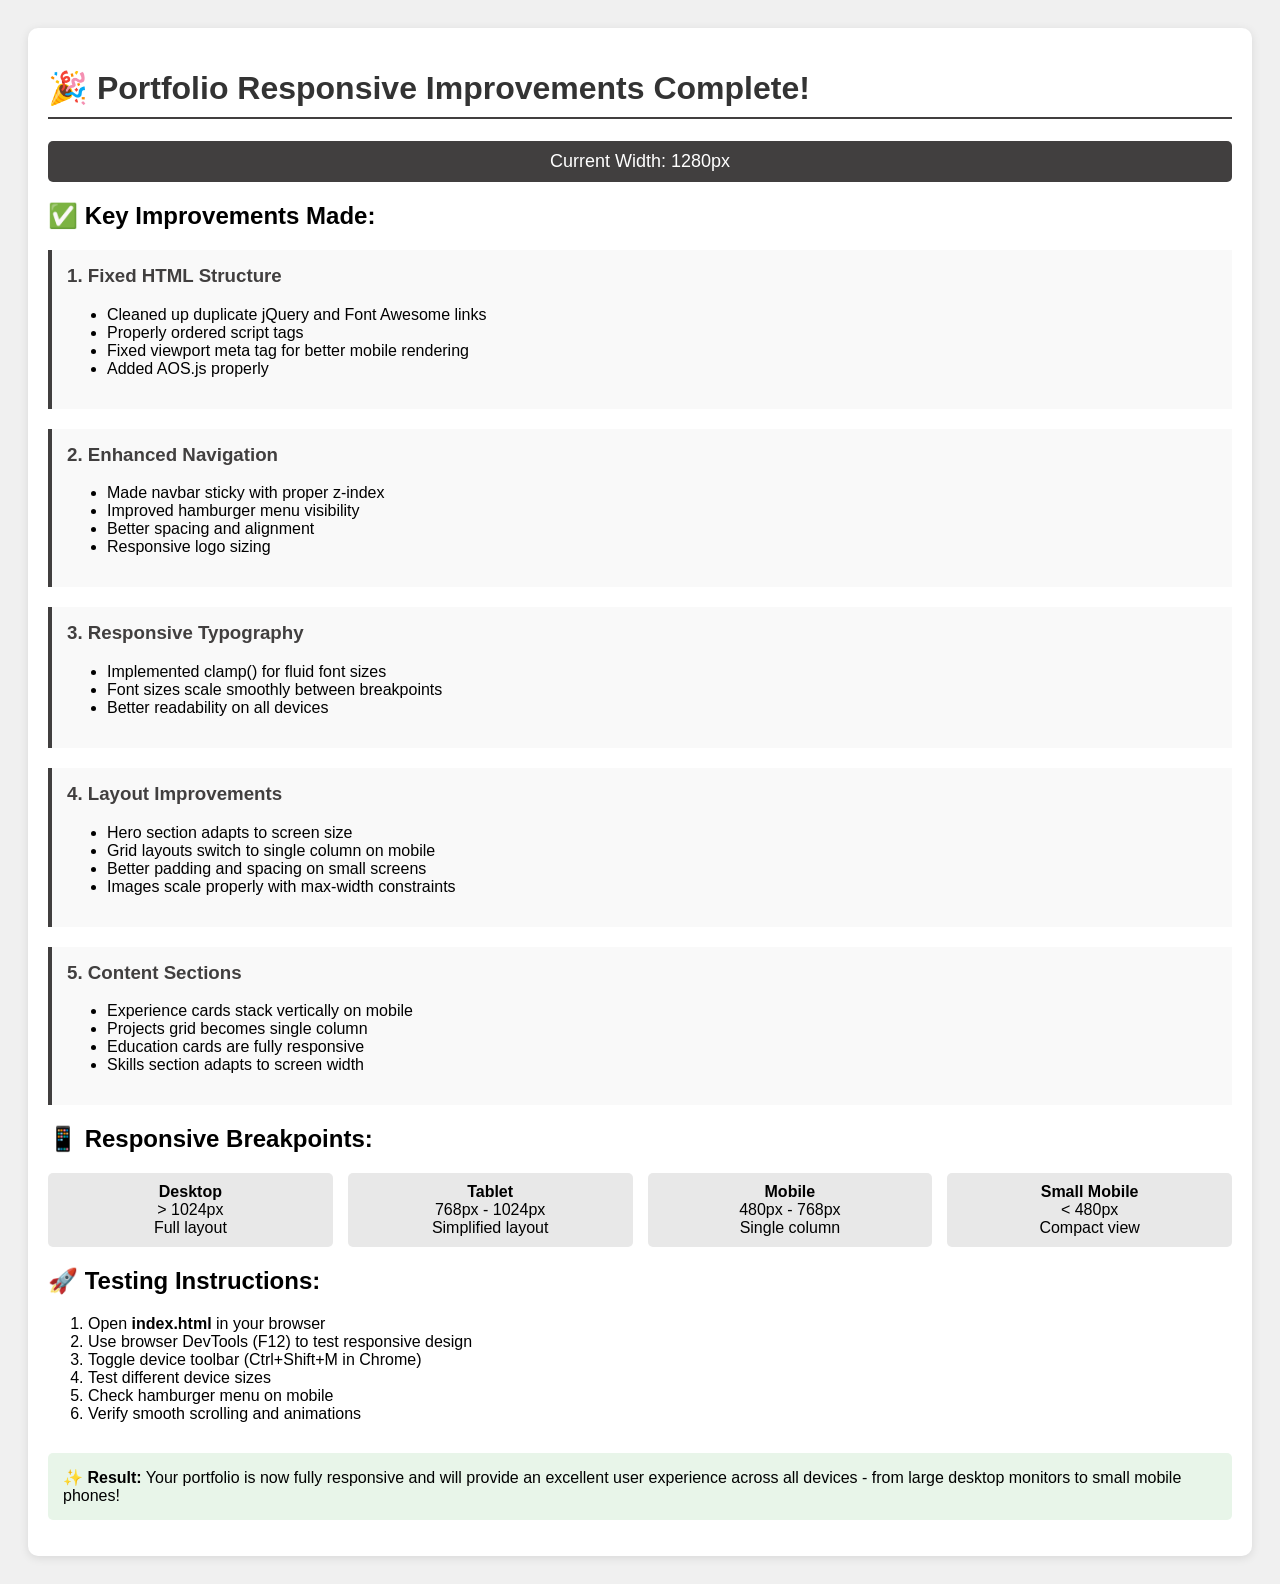
<file: responsive_test.html>
<!DOCTYPE html>
<html lang="en">
<head>
    <meta charset="UTF-8">
    <meta name="viewport" content="width=device-width, initial-scale=1.0">
    <title>Responsive Test - Meher's Portfolio</title>
    <style>
        body {
            font-family: Arial, sans-serif;
            padding: 20px;
            background: #f0f0f0;
        }
        .container {
            max-width: 1200px;
            margin: 0 auto;
            background: white;
            padding: 20px;
            border-radius: 10px;
            box-shadow: 0 2px 10px rgba(0,0,0,0.1);
        }
        h1 {
            color: #333;
            border-bottom: 2px solid #413f3f;
            padding-bottom: 10px;
        }
        .improvements {
            display: grid;
            gap: 20px;
            margin-top: 20px;
        }
        .improvement-item {
            background: #f9f9f9;
            padding: 15px;
            border-left: 4px solid #413f3f;
        }
        .improvement-item h3 {
            color: #413f3f;
            margin-top: 0;
        }
        .breakpoints {
            display: grid;
            grid-template-columns: repeat(auto-fit, minmax(200px, 1fr));
            gap: 15px;
            margin-top: 20px;
        }
        .breakpoint {
            background: #e8e8e8;
            padding: 10px;
            border-radius: 5px;
            text-align: center;
        }
        .current-width {
            background: #413f3f;
            color: white;
            padding: 10px;
            border-radius: 5px;
            margin: 20px 0;
            text-align: center;
            font-size: 18px;
        }
        @media (max-width: 1024px) {
            .current-width::after {
                content: " - Tablet View";
            }
        }
        @media (max-width: 768px) {
            .current-width::after {
                content: " - Mobile View";
            }
        }
        @media (max-width: 480px) {
            .current-width::after {
                content: " - Small Mobile View";
            }
        }
    </style>
</head>
<body>
    <div class="container">
        <h1>🎉 Portfolio Responsive Improvements Complete!</h1>
        
        <div class="current-width">
            Current Width: <span id="width"></span>px
        </div>
        
        <h2>✅ Key Improvements Made:</h2>
        
        <div class="improvements">
            <div class="improvement-item">
                <h3>1. Fixed HTML Structure</h3>
                <ul>
                    <li>Cleaned up duplicate jQuery and Font Awesome links</li>
                    <li>Properly ordered script tags</li>
                    <li>Fixed viewport meta tag for better mobile rendering</li>
                    <li>Added AOS.js properly</li>
                </ul>
            </div>
            
            <div class="improvement-item">
                <h3>2. Enhanced Navigation</h3>
                <ul>
                    <li>Made navbar sticky with proper z-index</li>
                    <li>Improved hamburger menu visibility</li>
                    <li>Better spacing and alignment</li>
                    <li>Responsive logo sizing</li>
                </ul>
            </div>
            
            <div class="improvement-item">
                <h3>3. Responsive Typography</h3>
                <ul>
                    <li>Implemented clamp() for fluid font sizes</li>
                    <li>Font sizes scale smoothly between breakpoints</li>
                    <li>Better readability on all devices</li>
                </ul>
            </div>
            
            <div class="improvement-item">
                <h3>4. Layout Improvements</h3>
                <ul>
                    <li>Hero section adapts to screen size</li>
                    <li>Grid layouts switch to single column on mobile</li>
                    <li>Better padding and spacing on small screens</li>
                    <li>Images scale properly with max-width constraints</li>
                </ul>
            </div>
            
            <div class="improvement-item">
                <h3>5. Content Sections</h3>
                <ul>
                    <li>Experience cards stack vertically on mobile</li>
                    <li>Projects grid becomes single column</li>
                    <li>Education cards are fully responsive</li>
                    <li>Skills section adapts to screen width</li>
                </ul>
            </div>
        </div>
        
        <h2>📱 Responsive Breakpoints:</h2>
        
        <div class="breakpoints">
            <div class="breakpoint">
                <strong>Desktop</strong><br>
                > 1024px<br>
                Full layout
            </div>
            <div class="breakpoint">
                <strong>Tablet</strong><br>
                768px - 1024px<br>
                Simplified layout
            </div>
            <div class="breakpoint">
                <strong>Mobile</strong><br>
                480px - 768px<br>
                Single column
            </div>
            <div class="breakpoint">
                <strong>Small Mobile</strong><br>
                < 480px<br>
                Compact view
            </div>
        </div>
        
        <h2>🚀 Testing Instructions:</h2>
        <ol>
            <li>Open <strong>index.html</strong> in your browser</li>
            <li>Use browser DevTools (F12) to test responsive design</li>
            <li>Toggle device toolbar (Ctrl+Shift+M in Chrome)</li>
            <li>Test different device sizes</li>
            <li>Check hamburger menu on mobile</li>
            <li>Verify smooth scrolling and animations</li>
        </ol>
        
        <p style="margin-top: 30px; padding: 15px; background: #e8f5e9; border-radius: 5px;">
            <strong>✨ Result:</strong> Your portfolio is now fully responsive and will provide an excellent user experience across all devices - from large desktop monitors to small mobile phones!
        </p>
    </div>
    
    <script>
        function updateWidth() {
            document.getElementById('width').textContent = window.innerWidth;
        }
        updateWidth();
        window.addEventListener('resize', updateWidth);
    </script>
</body>
</html>
</file>
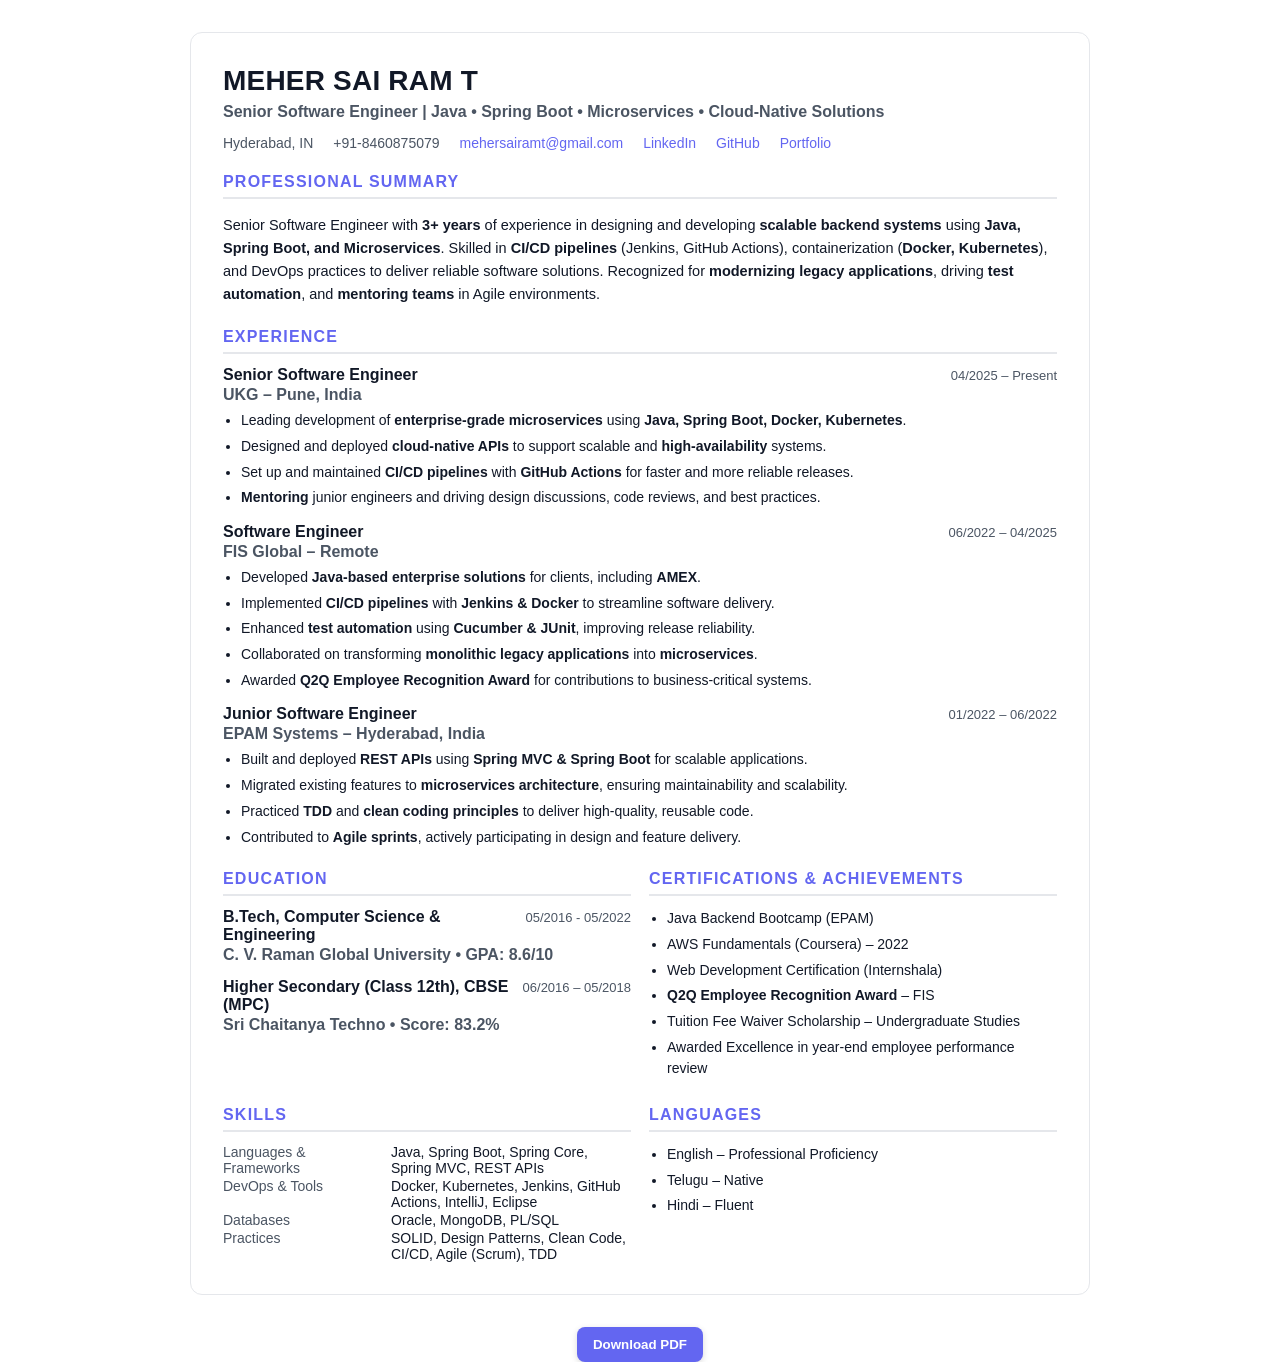
<file: assets/T_Meher_Sai_Ram_Resume.html>
<!doctype html>
<html lang="en">
<head>
  <meta charset="utf-8" />
  <meta name="viewport" content="width=device-width, initial-scale=1" />
  <title>T Meher Sai Ram - Resume</title>
  <style>
    :root {
      --text: #111827;
      --muted: #4b5563;
      --accent: #6366f1;
      --bg: #ffffff;
      --border: #e5e7eb;
    }
    * { box-sizing: border-box; }
    html, body { margin: 0; padding: 0; background: var(--bg); color: var(--text); font-family: -apple-system, BlinkMacSystemFont, 'Segoe UI', Roboto, 'Helvetica Neue', Arial, 'Noto Sans', 'Liberation Sans', sans-serif; }
    a { color: var(--accent); text-decoration: none; }
    a:hover { text-decoration: underline; }

    .page { max-width: 900px; margin: 32px auto; padding: 32px; border: 1px solid var(--border); border-radius: 12px; background: #fff; }
    header { display: grid; grid-template-columns: 1fr; gap: 6px; margin-bottom: 20px; }
    .name { font-size: 28px; font-weight: 800; letter-spacing: 0.2px; }
    .title { font-size: 16px; color: var(--muted); font-weight: 600; }

    .contact { display: flex; flex-wrap: wrap; gap: 12px 20px; font-size: 14px; color: var(--muted); margin-top: 8px; }
    .contact span { white-space: nowrap; }

    .section { margin-top: 22px; }
    .section h2 { font-size: 16px; margin: 0 0 12px 0; text-transform: uppercase; letter-spacing: 1.2px; color: var(--accent); border-bottom: 2px solid var(--border); padding-bottom: 6px; }

    .summary { font-size: 14.5px; line-height: 1.6; color: var(--text); }

    .item { margin-bottom: 14px; }
    .role { display: flex; align-items: baseline; justify-content: space-between; gap: 10px; }
    .role .position { font-weight: 700; }
    .role .period { color: var(--muted); font-size: 13px; white-space: nowrap; }
    .company { color: var(--muted); font-weight: 600; margin: 2px 0 6px; }
    .bullets { margin: 0; padding-left: 18px; }
    .bullets li { margin: 4px 0; font-size: 14px; line-height: 1.55; }

    .two-col { display: grid; grid-template-columns: 1fr 1fr; gap: 18px; }
    .kv { display: grid; grid-template-columns: 160px 1fr; gap: 8px; row-gap: 2px; font-size: 14px; }
    .kv .k { color: var(--muted); }

    @media (max-width: 700px) {
      .page { border: none; border-radius: 0; padding: 20px; }
      .role { flex-direction: column; align-items: flex-start; gap: 4px; }
      .two-col { grid-template-columns: 1fr; }
      .kv { grid-template-columns: 1fr; }
    }

    /* Default print page size: Legal (8.5in x 14in) */
    @page {
      size: 8.8in 14in; /* Legal */
      margin: 0.4in;
    }
    /* Print */
    @media print {
      body { background: #fff; }
      .page { border: none; border-radius: 0; padding: 0; margin: 0; }
      a { color: inherit; text-decoration: none; }
    }
  </style>
</head>
<body>
  <main class="page">
    <header>
      <div class="name">MEHER SAI RAM T</div>
      <div class="title"><strong>Senior Software Engineer</strong> | <strong>Java</strong> • <strong>Spring Boot</strong> • <strong>Microservices</strong> • <strong>Cloud‑Native Solutions</strong></div>
      <div class="contact">
        <span>Hyderabad, IN</span>
        <span>+91‑8460875079</span>
        <span><a href="mailto:mehersairamt@gmail.com">mehersairamt@gmail.com</a></span>
        <span><a href="https://www.linkedin.com/in/mehersairam" target="_blank" rel="noreferrer">LinkedIn</a></span>
        <span><a href="https://github.com/meher18" target="_blank" rel="noreferrer">GitHub</a></span>
        <span><a href="https://www.mehersairam.epizy.com" target="_blank" rel="noreferrer">Portfolio</a></span>
      </div>
    </header>

    <section class="section">
      <h2>Professional Summary</h2>
      <p class="summary">
        Senior Software Engineer with <strong>3+ years</strong> of experience in designing and developing <strong>scalable backend systems</strong> using <strong>Java, Spring Boot, and Microservices</strong>. Skilled in <strong>CI/CD pipelines</strong> (Jenkins, GitHub Actions), containerization (<strong>Docker, Kubernetes</strong>), and DevOps practices to deliver reliable software solutions. Recognized for <strong>modernizing legacy applications</strong>, driving <strong>test automation</strong>, and <strong>mentoring teams</strong> in Agile environments.
      </p>
    </section>

    <section class="section">
      <h2>Experience</h2>

      <div class="item">
        <div class="role">
          <div class="position">Senior Software Engineer</div>
          <div class="period">04/2025 – Present</div>
        </div>
        <div class="company">UKG – Pune, India</div>
        <ul class="bullets">
          <li>Leading development of <strong>enterprise‑grade microservices</strong> using <strong>Java, Spring Boot, Docker, Kubernetes</strong>.</li>
          <li>Designed and deployed <strong>cloud‑native APIs</strong> to support scalable and <strong>high‑availability</strong> systems.</li>
          <li>Set up and maintained <strong>CI/CD pipelines</strong> with <strong>GitHub Actions</strong> for faster and more reliable releases.</li>
          <li><strong>Mentoring</strong> junior engineers and driving design discussions, code reviews, and best practices.</li>
        </ul>
      </div>

      <div class="item">
        <div class="role">
          <div class="position">Software Engineer</div>
          <div class="period">06/2022 – 04/2025</div>
        </div>
        <div class="company">FIS Global – Remote</div>
        <ul class="bullets">
          <li>Developed <strong>Java‑based enterprise solutions</strong> for clients, including <strong>AMEX</strong>.</li>
          <li>Implemented <strong>CI/CD pipelines</strong> with <strong>Jenkins & Docker</strong> to streamline software delivery.</li>
          <li>Enhanced <strong>test automation</strong> using <strong>Cucumber & JUnit</strong>, improving release reliability.</li>
          <li>Collaborated on transforming <strong>monolithic legacy applications</strong> into <strong>microservices</strong>.</li>
          <li>Awarded <strong>Q2Q Employee Recognition Award</strong> for contributions to business‑critical systems.</li>
        </ul>
      </div>

      <div class="item">
        <div class="role">
          <div class="position">Junior Software Engineer</div>
          <div class="period">01/2022 – 06/2022</div>
        </div>
        <div class="company">EPAM Systems – Hyderabad, India</div>
        <ul class="bullets">
          <li>Built and deployed <strong>REST APIs</strong> using <strong>Spring MVC & Spring Boot</strong> for scalable applications.</li>
          <li>Migrated existing features to <strong>microservices architecture</strong>, ensuring maintainability and scalability.</li>
          <li>Practiced <strong>TDD</strong> and <strong>clean coding principles</strong> to deliver high‑quality, reusable code.</li>
          <li>Contributed to <strong>Agile sprints</strong>, actively participating in design and feature delivery.</li>
        </ul>
      </div>
    </section>

    <section class="section two-col">
      <div>
        <h2>Education</h2>
        <div class="item">
          <div class="role">
            <div class="position">B.Tech, Computer Science & Engineering</div>
            <div class="period">05/2016 - 05/2022</div>
          </div>
          <div class="company">C. V. Raman Global University • GPA: <strong>8.6/10</strong></div>
        </div>
        <div class="item">
          <div class="role">
            <div class="position">Higher Secondary (Class 12th), CBSE (MPC)</div>
            <div class="period">06/2016 – 05/2018</div>
          </div>
          <div class="company">Sri Chaitanya Techno • Score: <strong>83.2%</strong></div>
        </div>
      </div>

      <div>
        <h2>Certifications & Achievements</h2>
        <ul class="bullets">
          <li>Java Backend Bootcamp (EPAM)</li>
          <li>AWS Fundamentals (Coursera) – 2022</li>
          <li>Web Development Certification (Internshala)</li>
          <li><strong>Q2Q Employee Recognition Award</strong> – FIS</li>
          <li>Tuition Fee Waiver Scholarship – Undergraduate Studies</li>
          <li>Awarded Excellence in year‑end employee performance review</li>
        </ul>
      </div>
    </section>

    <section class="section two-col">
      <div>
        <h2>Skills</h2>
        <div class="kv">
          <div class="k">Languages & Frameworks</div>
          <div>Java, Spring Boot, Spring Core, Spring MVC, REST APIs</div>

          <div class="k">DevOps & Tools</div>
          <div>Docker, Kubernetes, Jenkins, GitHub Actions, IntelliJ, Eclipse</div>

          <div class="k">Databases</div>
          <div>Oracle, MongoDB, PL/SQL</div>

          <div class="k">Practices</div>
          <div>SOLID, Design Patterns, Clean Code, CI/CD, Agile (Scrum), TDD</div>
        </div>
      </div>

      <div>
        <h2>Languages</h2>
        <ul class="bullets">
          <li>English – Professional Proficiency</li>
          <li>Telugu – Native</li>
          <li>Hindi – Fluent</li>
        </ul>
      </div>
    </section>
  </main>
  <div class="actions" style="margin: 24px auto 0; display:flex; gap:12px; justify-content:center;">
    <button onclick="window.print()" style="background:#6366f1; color:#fff; border:none; padding:10px 16px; border-radius:8px; font-weight:600; cursor:pointer; box-shadow:0 2px 6px rgba(0,0,0,0.15);">Download PDF</button>
  </div>
  <style>@media print {.actions{display:none !important;}}</style>
</body>
</html>
</file>
